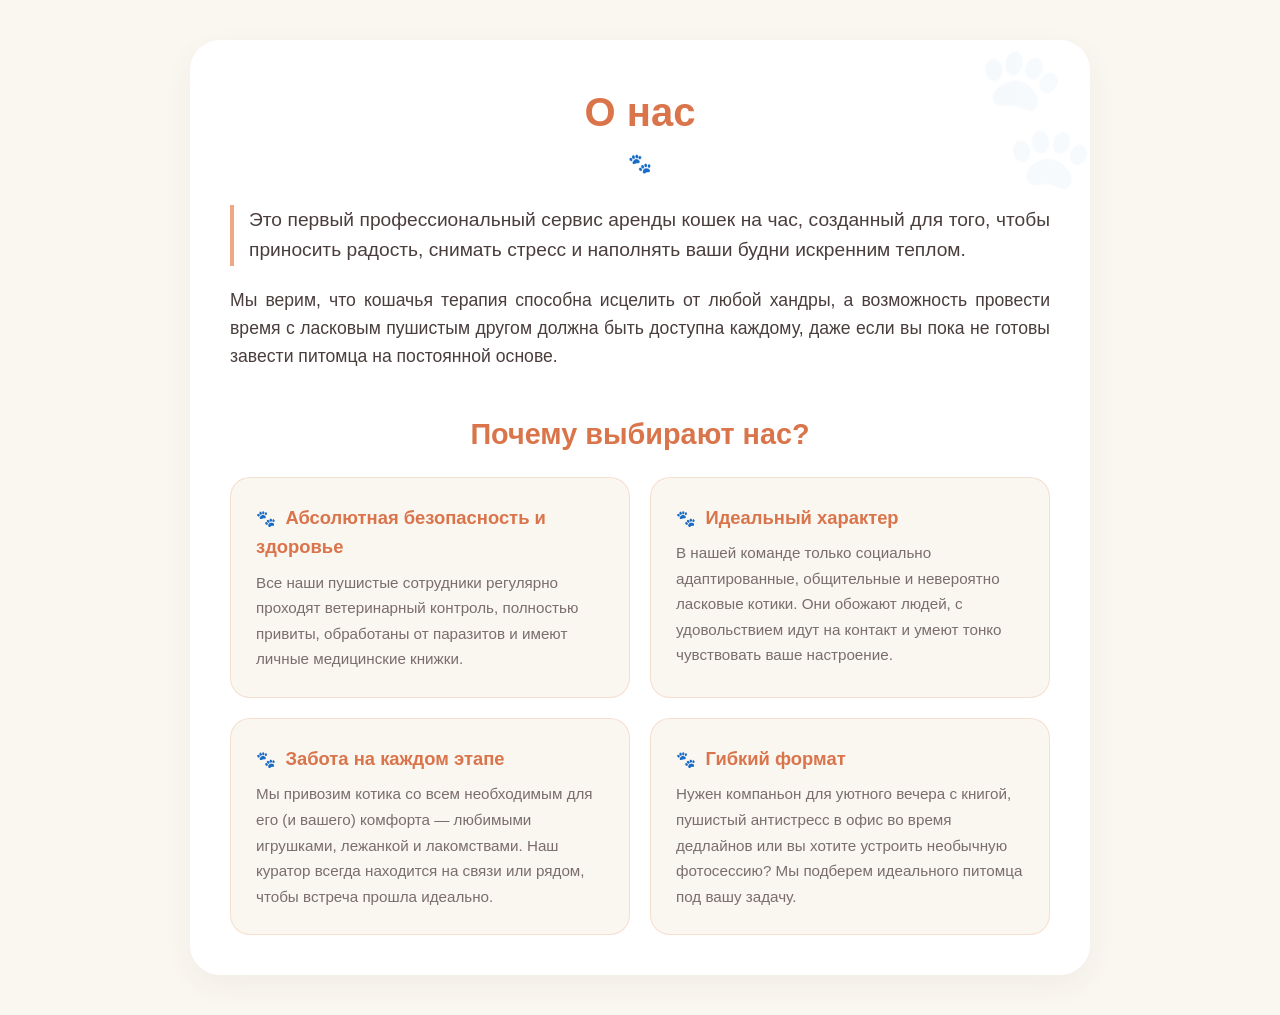
<file: o nas.html>
<!DOCTYPE html>
<html lang="ru">
<head>
    <meta charset="UTF-8">
    <meta name="viewport" content="width=device-width, initial-scale=1.0">
    <title>О нас | Сервис аренды кошек на час</title>
    <!-- Подключение внешнего файла стилей -->
    <link rel="stylesheet" href="o nas.css">
</head>
<body>

    <div class="about-container">
        <h1>О нас</h1>
        
        <p class="intro-text">Это первый профессиональный сервис аренды кошек на час, созданный для того, чтобы приносить радость, снимать стресс и наполнять ваши будни искренним теплом.</p>
        
        <p>Мы верим, что кошачья терапия способна исцелить от любой хандры, а возможность провести время с ласковым пушистым другом должна быть доступна каждому, даже если вы пока не готовы завести питомца на постоянной основе.</p>

        <h2>Почему выбирают нас?</h2>

        <ul class="features-list">
            <li class="feature-item">
                <span class="feature-title">Абсолютная безопасность и здоровье</span>
                <span class="feature-text">Все наши пушистые сотрудники регулярно проходят ветеринарный контроль, полностью привиты, обработаны от паразитов и имеют личные медицинские книжки.</span>
            </li>
            <li class="feature-item">
                <span class="feature-title">Идеальный характер</span>
                <span class="feature-text">В нашей команде только социально адаптированные, общительные и невероятно ласковые котики. Они обожают людей, с удовольствием идут на контакт и умеют тонко чувствовать ваше настроение.</span>
            </li>
            <li class="feature-item">
                <span class="feature-title">Забота на каждом этапе</span>
                <span class="feature-text">Мы привозим котика со всем необходимым для его (и вашего) комфорта — любимыми игрушками, лежанкой и лакомствами. Наш куратор всегда находится на связи или рядом, чтобы встреча прошла идеально.</span>
            </li>
            <li class="feature-item">
                <span class="feature-title">Гибкий формат</span>
                <span class="feature-text">Нужен компаньон для уютного вечера с книгой, пушистый антистресс в офис во время дедлайнов или вы хотите устроить необычную фотосессию? Мы подберем идеального питомца под вашу задачу.</span>
            </li>
        </ul>
    </div>

</body>
</html>
</file>
<file: o nas.css>
/* Общие стили и "кошачья" цветовая палитра */
:root {
    --bg-color: #FAF6F0; /* Мягкий кремовый */
    --card-bg: #FFFFFF; /* Белый для контраста */
    --primary-color: #D9744B; /* Теплый рыжий/терракотовый */
    --accent-color: #EFA885; /* Нежный персиковый */
    --text-dark: #4A3E3D; /* Глубокий кофейный */
    --text-muted: #7A6E6D; /* Мягкий серый с теплым подтоном */
}

* {
    box-sizing: border-box;
    margin: 0;
    padding: 0;
}

body {
    font-family: 'Segoe UI', Tahoma, Geneva, Verdana, sans-serif;
    background-color: var(--bg-color);
    color: var(--text-dark);
    line-height: 1.6;
    padding: 40px 20px;
}

/* Контейнер вкладки */
.about-container {
    max-width: 900px;
    margin: 0 auto;
    background: var(--card-bg);
    padding: 40px;
    border-radius: 30px; /* Округлые "мягкие" формы лапок */
    box-shadow: 0 10px 30px rgba(74, 62, 61, 0.05);
    position: relative;
    overflow: hidden;
}

/* Декоративный элемент в виде ушка или лапки на фоне */
.about-container::before {
    content: "🐾";
    position: absolute;
    top: -20px;
    right: -20px;
    font-size: 120px;
    opacity: 0.03;
    transform: rotate(25deg);
}

/* Заголовки */
h1 {
    font-size: 2.5rem;
    color: var(--primary-color);
    margin-bottom: 25px;
    text-align: center;
    position: relative;
}

h1::after {
    content: "🐾";
    font-size: 1.2rem;
    display: block;
    margin-top: 5px;
    color: var(--accent-color);
}

h2 {
    font-size: 1.8rem;
    color: var(--primary-color);
    margin: 40px 0 20px 0;
    text-align: center;
}

/* Текст */
p {
    font-size: 1.1rem;
    margin-bottom: 20px;
    text-align: justify;
    color: var(--text-dark);
}

.intro-text {
    font-size: 1.2rem;
    font-weight: 500;
    border-left: 4px solid var(--accent-color);
    padding-left: 15px;
    color: var(--text-dark);
}

/* Список преимуществ в виде карточек */
.features-list {
    list-style: none;
    display: grid;
    grid-template-columns: 1fr 1fr;
    gap: 20px;
    margin-top: 20px;
}

.feature-item {
    background-color: var(--bg-color);
    padding: 25px;
    border-radius: 20px;
    border: 1px solid rgba(239, 168, 133, 0.3);
    transition: transform 0.3s ease, box-shadow 0.3s ease;
}



/* Выделение названия преимущества */
.feature-title {
    font-weight: bold;
    color: var(--primary-color);
    display: block;
    margin-bottom: 8px;
    font-size: 1.15rem;
}

/* Иконка лапки перед каждым пунктом */
.feature-title::before {
    content: "🐾 ";
    font-size: 1rem;
    color: var(--accent-color);
    margin-right: 5px;
}

.feature-text {
    font-size: 0.95rem;
    color: var(--text-muted);
}

/* Адаптивность для мобильных устройств */
@media (max-width: 768px) {
    .features-list {
        grid-template-columns: 1fr;
    }
    .about-container {
        padding: 25px;
    }
}
</file>
